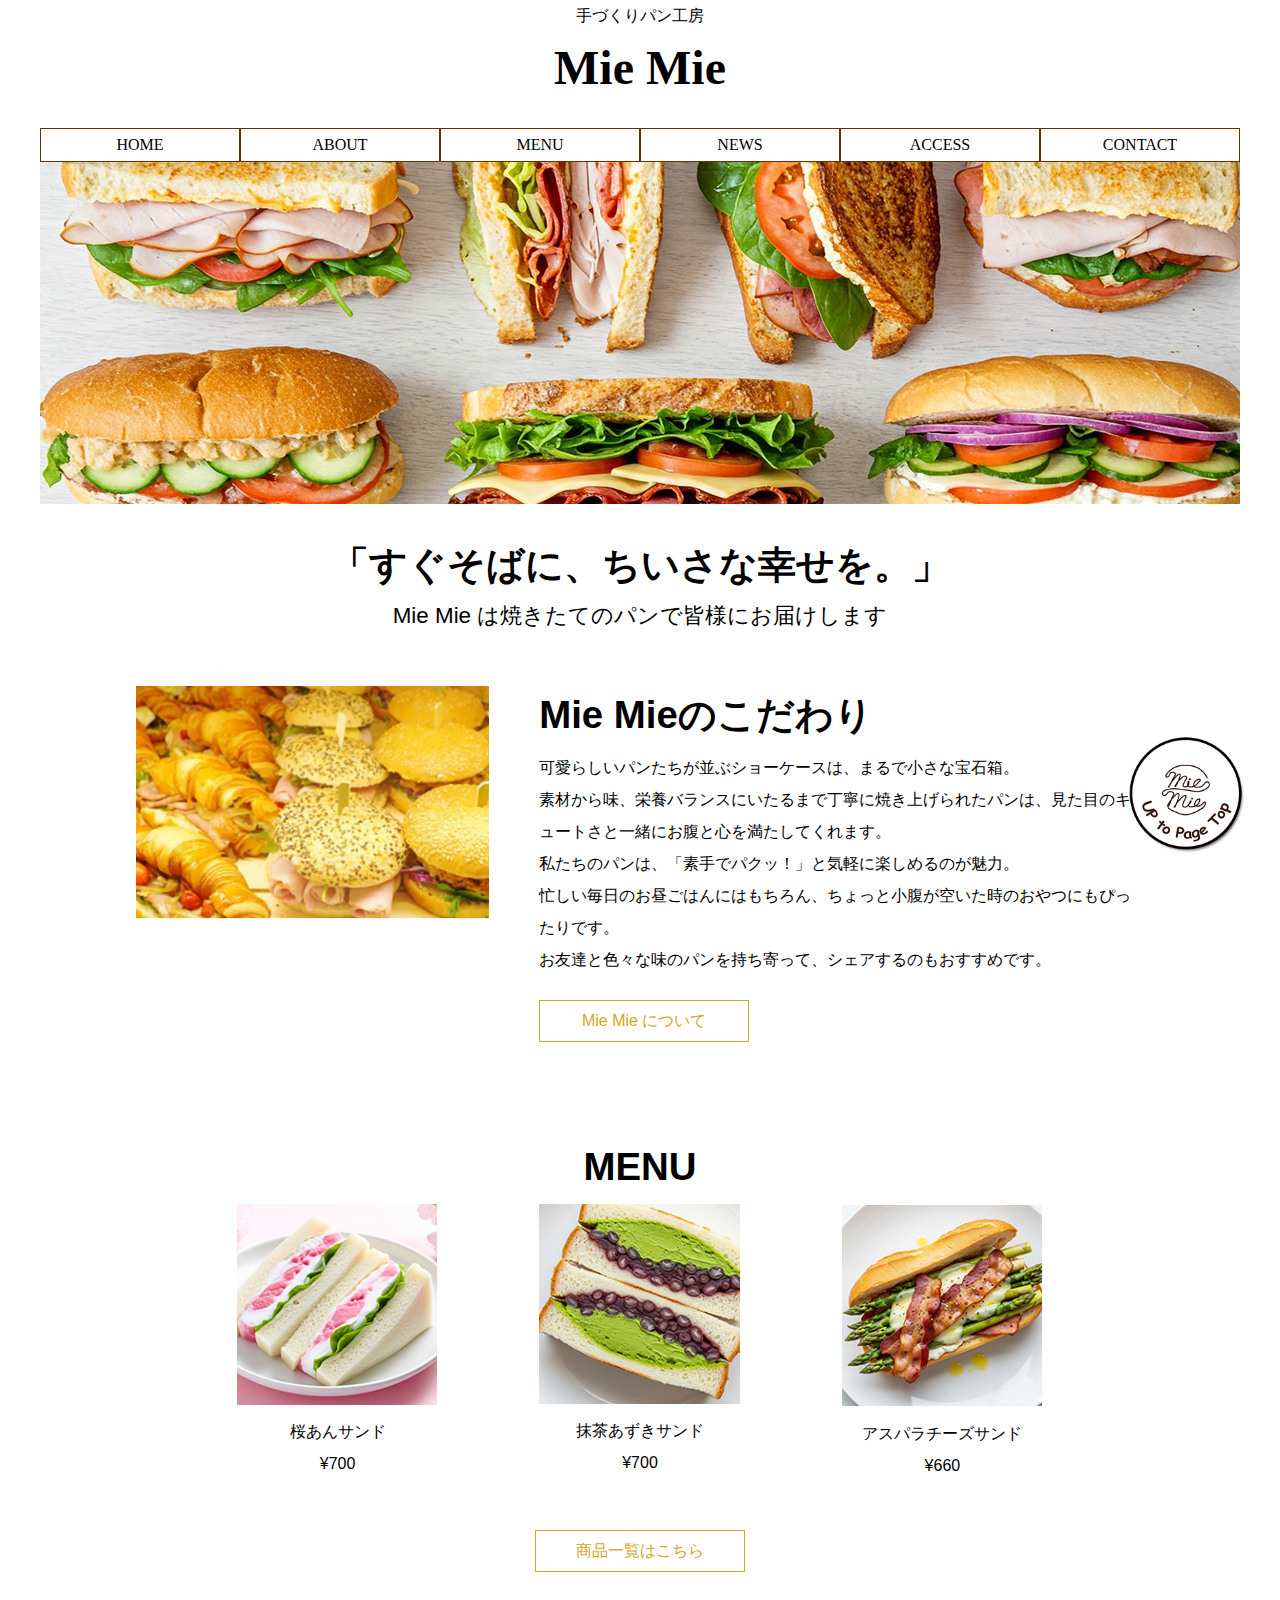
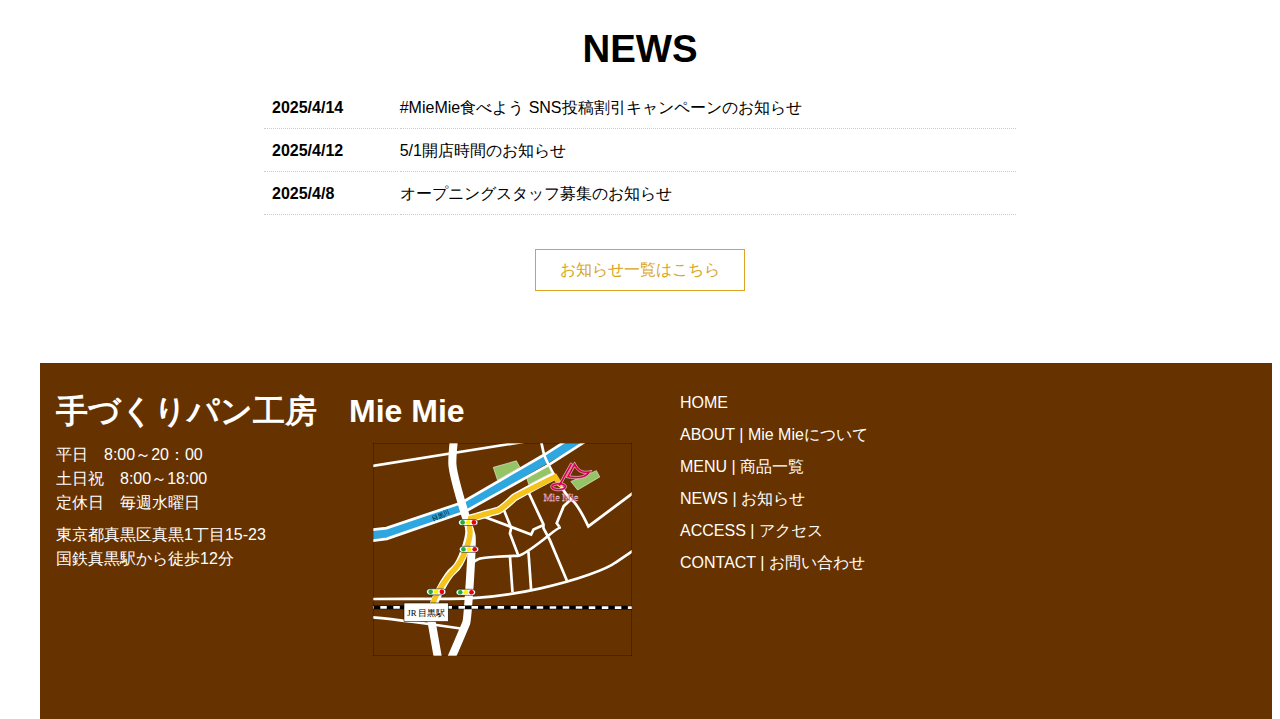
<file: index.html>
<!DOCTYPE html>
<head>
<meta charset="UTF-8">
<title>東京都真黒区の手づくりパン工房　Mie Mie | HOME</title>
<meta name="description" content="Mie Mie は東京都真黒区にあるパン屋です。店内の手作りパンは全て素材や栄養バランスにこだわって作られています。気軽に食べられる大きさのパンで、皆様に小さな幸せをお届けします。">
<meta name="viewport" content="width=device-width, initial-scale=1.0">
<link href="css/reset.css" rel="stylesheet">
<link href="css/style.css" rel="stylesheet">
<link rel="stylesheet" href="css/meanmenu.css" media="all" />
<!--link href="css/slide_base.css" rel="stylesheet"-->
</head>
<body>
<div id="wrapper">
<header>
<div> 
  <p>手づくりパン工房</p>
  <h1>Mie Mie</h1>
</div>
<!--div class="hambotan">
  <p>push</P>
</div-->
<nav>
<ul>
  <li><a href="index.html">HOME</a></li>
  <li><a href="about.html">ABOUT</a></li>
  <li><a href="menu.html">MENU</a></li>
  <li><a href="news.html">NEWS</a></li>
  <li><a href="access.html">ACCESS</a></li>
  <li><a href="contact.html">CONTACT</a></li>
</ul>
</nav>
</header>

<div class="main_visual">
  <img src="images/index_imag_02.png" alt="">
  <div>
  <h2>「すぐそばに、ちいさな幸せを。」</h2>
  <p>Mie Mie は焼きたてのパンで皆様にお届けします</p>
  </div>
</div><!--main_visual-->

<div class="content_box">
<main>
<p class="picture"><img src="images/index_imag_05.png" alt="ショーケース"></p>
<div>
  <h2>Mie Mieのこだわり</h2>
  <p>可愛らしいパンたちが並ぶショーケースは、まるで小さな宝石箱。<br />
    素材から味、栄養バランスにいたるまで丁寧に焼き上げられたパンは、見た目のキュートさと一緒にお腹と心を満たしてくれます。<br />
    私たちのパンは、「素手でパクッ！」と気軽に楽しめるのが魅力。<br />
    忙しい毎日のお昼ごはんにはもちろん、ちょっと小腹が空いた時のおやつにもぴったりです。<br />
    お友達と色々な味のパンを持ち寄って、シェアするのもおすすめです。</p>
  <p class="link_botan"><a href="about.html">Mie Mie について</a></p>
</div>
</main>

<div class="menu_top">
<h2>MENU</h2>
  <div class="menu_gallery">
  <section class="slide-item">
   <p class="picture"><img src="images/index_imag_12.png" alt="桜あんサンド"></p>
   <p>桜あんサンド<br>¥700</p>
  </section>
  <section class="slide-item">
    <p class="picture"><img src="images/index_imag_14.png" alt="抹茶あずきサンド"></p>
    <p>抹茶あずきサンド<br>¥700</p>
  </section>
  <section class="slide-item">
    <p class="picture"><img src="images/index_imag_09.png" alt="アスパラチーズサンド"></p>
    <p>アスパラチーズサンド<br>¥660</p>
  </section>
  </div><!--menu_gallery-->
<p class="link_botan"><a href="menu.html">商品一覧はこちら</a></p>
</div><!--menu_top-->

<div class="news_top">
<h2>NEWS</h2>
<table>
  <tr>
    <th>2025/4/14</th>
    <td><a href="#">#MieMie食べよう SNS投稿割引キャンペーンのお知らせ</a></td>
  </tr>
  <tr>
    <th>2025/4/12</th>
    <td><a href="#">5/1開店時間のお知らせ</a></td>
  </tr>
  <tr>
    <th>2025/4/8</th>
    <td><a href="#">オープニングスタッフ募集のお知らせ</a></td>
  </tr>
</table>
<p class="link_botan"><a href="news.html">お知らせ一覧はこちら</a></p>
</div><!--news_top-->
</div><!--content_box-->
<p class="pagetop"><a href=""><img src="images/pagetop_03.png"></a></p>

<footer>
<div class="shopgaiyou">
<h2>手づくりパン工房　Mie Mie</h2>
<div class="shop-info">
  <div>
  <p>平日　8:00～20：00<br>土日祝　8:00～18:00<br>定休日　毎週水曜日</p>
  <p>東京都真黒区真黒1丁目15-23<br>国鉄真黒駅から徒歩12分</p>
  </div>
  <p class="map"><img src="images/miemie_map2.mask.2.svg" alt="地図"></p>
</div><!--shop-info-->
</div><!--shopgaiyou-->
<div class="link-box">
<ul>
  <li><a href="index.html">HOME</a></li>
  <li><a href="about.html">ABOUT | Mie Mieについて</a></li>
  <li><a href="menu.html">MENU | 商品一覧</a></li>
  <li><a href="news.html">NEWS | お知らせ</a></li>
  <li><a href="access.html">ACCESS | アクセス</a></li>
  <li><a href="contact.html">CONTACT | お問い合わせ</a></li>
</ul>
</div><!--link-box-->
</footer>
</div><!--#wrapper-->
<script src="js/jquery-1.11.1.min.js"></script>
<script src="js/top.js"></script>
<script src="js/jquery.meanmenu.js"></script>
<script src="js/scroll_anime.js"></script>
<script>
	jQuery(document).ready(function () {
	    jQuery('header nav').meanmenu();
	});
</script>

</body>
</html>
</file>
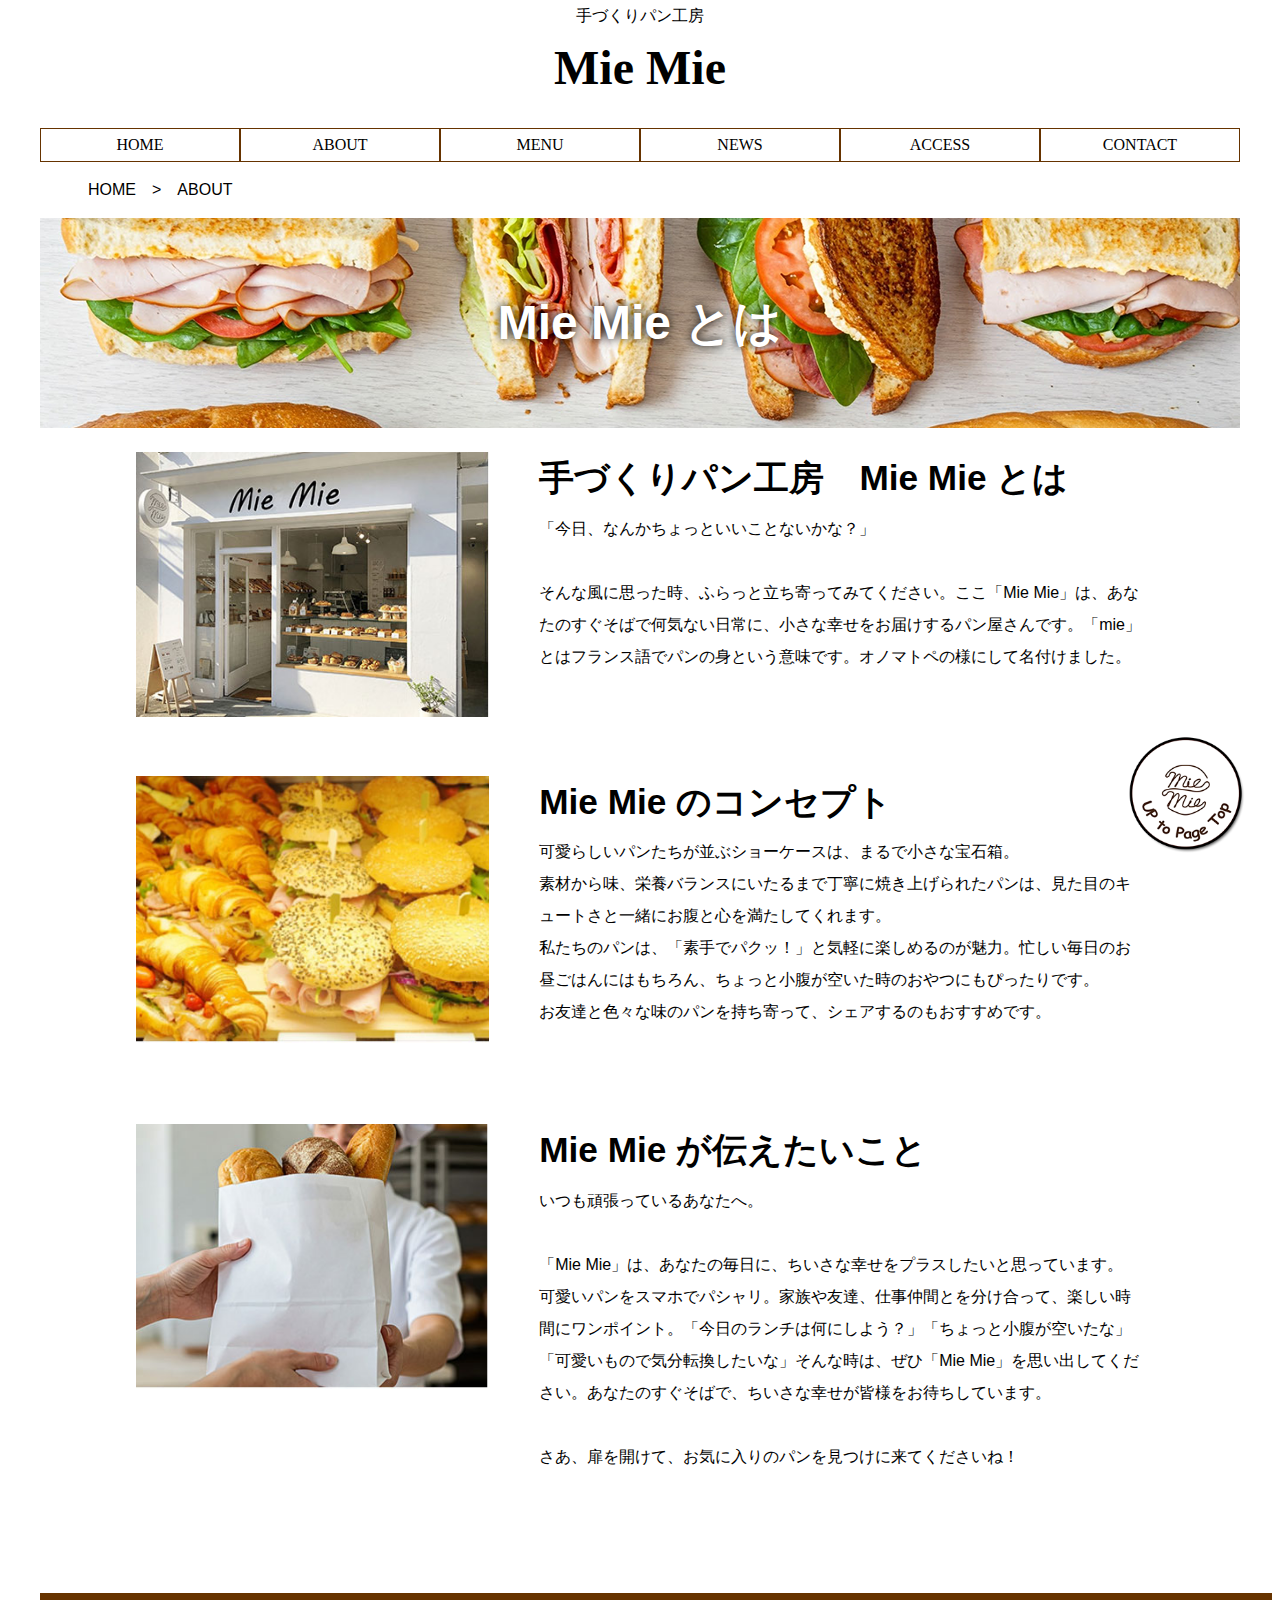
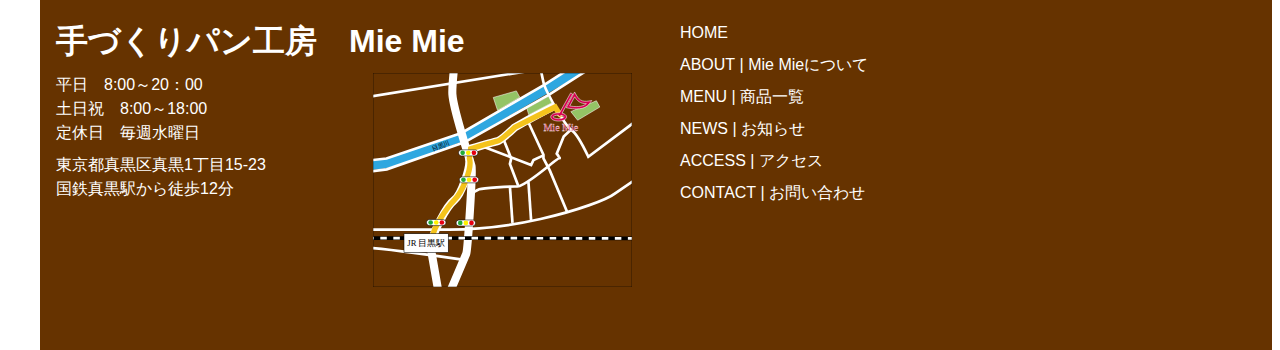
<file: about.html>
<!DOCTYPE html>
<head>
<meta charset="UTF-8">
<title>東京都真黒区の手づくりパン工房&emsp;Mie Mie&nbsp;|&nbsp;ABOUT&emsp;Mie&nbsp;Mie&nbsp;について</title>
<meta name="description" content="東京都真黒区にあるパン屋、Mie Mieの紹介ページです。Mie&nbsp;Mie&nbsp;のコンセプトや伝えたいことを記載しています。">
<meta name="viewport" content="width=device-width, initial-scale=1.0">
<link href="css/reset.css" rel="stylesheet">
<link href="css/style.css" rel="stylesheet">
<link rel="stylesheet" href="css/meanmenu.css" media="all" />
</head>
<body>
<div id="wrapper">
<header>
<div> 
  <p>手づくりパン工房</p>
  <h1>Mie Mie</h1>
</div>
<nav>
<ul>
  <li><a href="index.html">HOME</a></li>
  <li><a href="about.html">ABOUT</a></li>
  <li><a href="menu.html">MENU</a></li>
  <li><a href="news.html">NEWS</a></li>
  <li><a href="access.html">ACCESS</a></li>
  <li><a href="contact.html">CONTACT</a></li>
</ul>
</nav>
</header>

<div class="pankuzu">
  <ol>
    <li><a href="index.html">HOME</a></li>
      <li><a href="about.html">ABOUT</a></li>
  </ol>
</div><!--pankuzu-->

<div class="page_title">
<h1>Mie Mie とは</h1>
</div><!--main_visual-->

<div class="content_box">
<section class="about_miemie">
  <p class="picture"><img src="images/about_imag_03.jpg" alt="miemie"></p>
  <div>
    <h2>手づくりパン工房&emsp;Mie&nbsp;Mie&nbsp;とは</h2>
    <p>「今日、なんかちょっといいことないかな？」<br><br>
そんな風に思った時、ふらっと立ち寄ってみてください。ここ「Mie Mie」は、あなたのすぐそばで何気ない日常に、小さな幸せをお届けするパン屋さんです。「mie」とはフランス語でパンの身という意味です。オノマトペの様にして名付けました。</p>
  </div>
</section>
<section class="concept_miemie">
  <p class="picture"><img src="images/about_imag_06.jpg" alt="ショーケース"></p>
  <div>
    <h2>Mie&nbsp;Mie&nbsp;のコンセプト</h2>
    <p>可愛らしいパンたちが並ぶショーケースは、まるで小さな宝石箱。<br>素材から味、栄養バランスにいたるまで丁寧に焼き上げられたパンは、見た目のキュートさと一緒にお腹と心を満たしてくれます。<br>私たちのパンは、「素手でパクッ！」と気軽に楽しめるのが魅力。忙しい毎日のお昼ごはんにはもちろん、ちょっと小腹が空いた時のおやつにもぴったりです。<br>お友達と色々な味のパンを持ち寄って、シェアするのもおすすめです。</p>
  </div>
</section>
<section class="message_miemie">
  <p class="picture"><img src="images/about_imag_09.jpg" alt="パン屋"></p>
  <div>
    <h2>Mie&nbsp;Mie&nbsp;が伝えたいこと</h2>
    <p>いつも頑張っているあなたへ。<br><br>「Mie Mie」は、あなたの毎日に、ちいさな幸せをプラスしたいと思っています。<br>可愛いパンをスマホでパシャリ。家族や友達、仕事仲間とを分け合って、楽しい時間にワンポイント。「今日のランチは何にしよう？」「ちょっと小腹が空いたな」「可愛いもので気分転換したいな」そんな時は、ぜひ「Mie Mie」を思い出してください。あなたのすぐそばで、ちいさな幸せが皆様をお待ちしています。<br><br>さあ、扉を開けて、お気に入りのパンを見つけに来てくださいね！</p>
  </div>
</section>
</div><!--content_box-->
<p class="pagetop"><a href=""><img src="images/pagetop_03.png"></a></p>
<footer>
<div class="shopgaiyou">
<h2>手づくりパン工房&emsp;Mie&nbsp;Mie</h2>
<div class="shop-info">
  <div>
  <p>平日&emsp;8:00～20：00<br>土日祝&emsp;8:00～18:00<br>定休日&emsp;毎週水曜日</p>
  <p>東京都真黒区真黒1丁目15-23<br>国鉄真黒駅から徒歩12分</p>
  </div>
  <p class="map"><img src="images/miemie_map2.mask.2.svg" alt="地図"></p>
</div><!--shop-info-->
</div><!--shopgaiyou-->
<div class="link-box">
<ul>
  <li><a href="index.html">HOME</a></li>
  <li><a href="about.html">ABOUT&nbsp;|&nbsp;Mie Mieについて</a></li>
  <li><a href="menu.html">MENU&nbsp;|&nbsp;商品一覧</a></li>
  <li><a href="news.html">NEWS&nbsp;|&nbsp;お知らせ</a></li>
  <li><a href="access.html">ACCESS&nbsp;|&nbsp;アクセス</a></li>
  <li><a href="contact.html">CONTACT&nbsp;|&nbsp;お問い合わせ</a></li>
</ul>
</div><!--link-box-->
</footer>
<script src="js/jquery-1.11.1.min.js"></script>
<script src="js/top.js"></script>
<script src="js/jquery.meanmenu.js"></script>
<script src="js/scroll_anime.js"></script>
<script>
	jQuery(document).ready(function () {
	    jQuery('header nav').meanmenu();
	});
</script>
</div><!--#wrapper-->
</body>
</html>
</file>
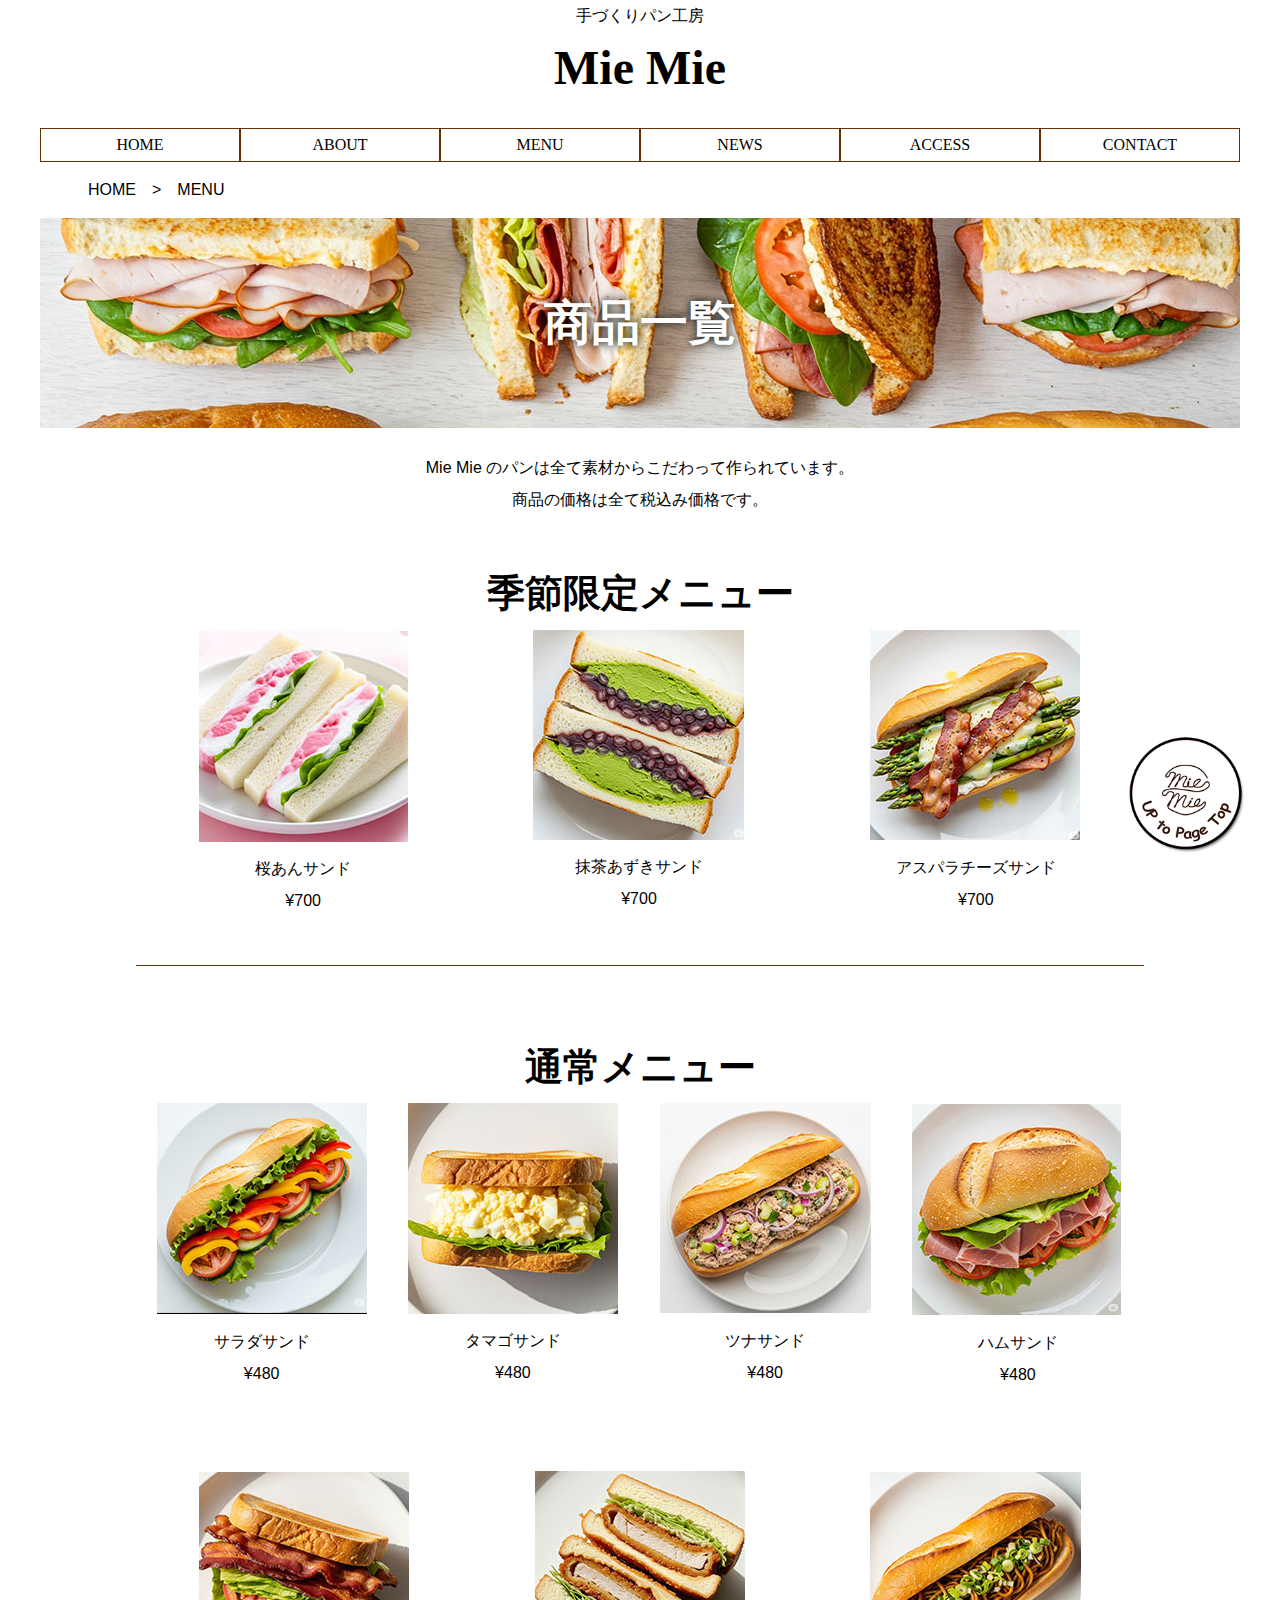
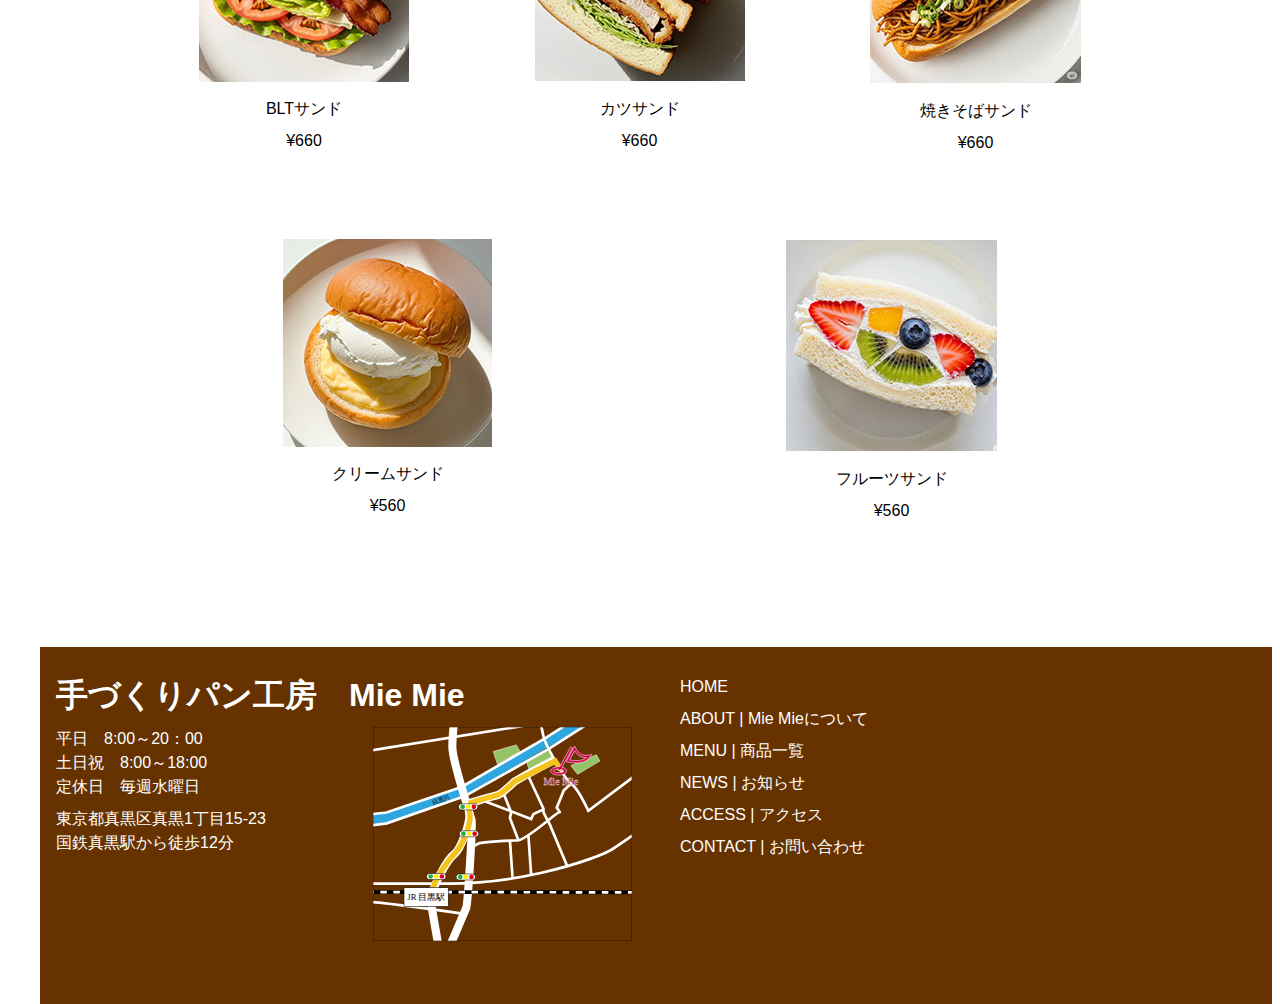
<file: menu.html>
<!DOCTYPE html>
<head>
<meta charset="UTF-8">
<title>東京都真黒区の手づくりパン工房　Mie Mie | HOME</title>
<meta name="description" content="Mie Mie は東京都真黒区にあるパン屋です。店内の手作りパンは全て素材や栄養バランスにこだわって作られています。気軽に食べられる大きさのパンで、皆様に小さな幸せをお届けします。">
<meta name="viewport" content="width=device-width, initial-scale=1.0">
<link href="css/reset.css" rel="stylesheet">
<link href="css/style.css" rel="stylesheet">
<link rel="stylesheet" href="css/meanmenu.css" media="all" />
</head>
<body>

<header>
<div> 
  <p>手づくりパン工房</p>
  <h1>Mie Mie</h1>
</div>
<nav>
<ul>
  <li><a href="index.html">HOME</a></li>
  <li><a href="about.html">ABOUT</a></li>
  <li><a href="menu.html">MENU</a></li>
  <li><a href="news.html">NEWS</a></li>
  <li><a href="access.html">ACCESS</a></li>
  <li><a href="contact.html">CONTACT</a></li>
</ul>
</nav>
</header>

<div class="pankuzu">
  <ol>
    <li><a href="index.html">HOME</a></li>
    <li><a href="menu.html">MENU</a></li>
  </ol>
</div><!--pankuzu-->

<div class="page_title">
<h1>商品一覧</h1>
</div><!--page_title-->

<div class="content_box">
  <p class="kakaku">Mie Mie のパンは全て素材からこだわって作られています。<br>商品の価格は全て税込み価格です。</p>
  <div class="gentei_menu">
    <h2>季節限定メニュー</h2>
    <section>
      <div>
      <p class="picture"><img src="images/menu_imag_03.jpg" alt="桜あんサンド"></p>
      <p>桜あんサンド<br>¥700</p>
      </div>
      <div>
      <p class="picture"><img src="images/menu_imag_06.jpg" alt="抹茶あずきサンド"></p>
      <p>抹茶あずきサンド<br>¥700</p>
      </div>
      <div>
      <p class="picture"><img src="images/menu_imag_09.jpg" alt="アスパラチーズサンド"></p>
      <p>アスパラチーズサンド<br>¥700</p>
      </div>
    </section>
  </div><!--gentei_menu-->
  <div class="regular_menu">
    <h2>通常メニュー</h2>
    <section class="480yen">
      <div>
      <p class="picture"><img src="images/menu_imag_18.jpg" alt="サラダサンド"></p>
      <p>サラダサンド<br>¥480</p>
      </div>
      <div>
      <p class="picture"><img src="images/menu_imag_15.jpg" alt="タマゴサンド"></p>
      <p>タマゴサンド<br>¥480</p>
      </div>
      <div>
      <p class="picture"><img src="images/menu_imag_24.jpg" alt="ツナサンド"></p>
      <p>ツナサンド<br>¥480</p>
      </div>
      <div>
      <p class="picture"><img src="images/menu_imag_21.jpg" alt="ハムサンド"></p>
      <p>ハムサンド<br>¥480</p>
      </div>
    </section>
    <section class="600yen">
      <div>
      <p class="picture"><img src="images/menu_imag_31.jpg" alt="BLTサンド"></p>
      <p>BLTサンド<br>¥660</p>
      </div>
      <div>
      <p class="picture"><img src="images/menu_imag_35.jpg" alt="カツサンド"></p>
      <p>カツサンド<br>¥660</p>
      </div>
      <div>
      <p class="picture"><img src="images/menu_imag_33.jpg" alt="焼きそばサンド"></p>
      <p>焼きそばサンド<br>¥660</p>
      </div>
    </section>
    <section class="560yen">
      <div>
      <p class="picture"><img src="images/menu_imag_44.jpg" alt="クリームサンド"></p>
      <p>クリームサンド<br>¥560</p>
      </div>
      <div>
      <p class="picture"><img src="images/menu_imag_41.jpg" alt="フルーツサンド"></p>
      <p>フルーツサンド<br>¥560</p>
      </div>
    </section>
  </div><!--regular_menu-->
<section>
</section>
</div><!--content_box-->
<p class="pagetop"><a href=""><img src="images/pagetop_03.png"></a></p>
<footer>
<div class="shopgaiyou">
<h2>手づくりパン工房　Mie Mie</h2>
<div class="shop-info">
  <div>
  <p>平日　8:00～20：00<br>土日祝　8:00～18:00<br>定休日　毎週水曜日</p>
  <p>東京都真黒区真黒1丁目15-23<br>国鉄真黒駅から徒歩12分</p>
  </div>
  <p class="map"><img src="images/miemie_map2.mask.2.svg" alt="地図"></p>
</div><!--shop-info-->
</div><!--shopgaiyou-->
<div class="link-box">
<ul>
  <li><a href="index.html">HOME</a></li>
  <li><a href="about.html">ABOUT | Mie Mieについて</a></li>
  <li><a href="menu.html">MENU | 商品一覧</a></li>
  <li><a href="news.html">NEWS | お知らせ</a></li>
  <li><a href="access.html">ACCESS | アクセス</a></li>
  <li><a href="contact.html">CONTACT | お問い合わせ</a></li>
</ul>
</div><!--link-box-->
</footer>
</div><!--#wrapper-->
<script src="js/jquery-1.11.1.min.js"></script>
<script src="js/top.js"></script>
<script src="js/jquery.meanmenu.js"></script>
<script src="js/scroll_anime.js"></script>
<script>
	jQuery(document).ready(function () {
	    jQuery('header nav').meanmenu();
	});
</script>
</body>
</html>
</file>
<file: css/style.css>
@charset "utf-8";
/* CSS Document */

/*======common======*/

body {
	font-family: "メイリオ","ヒラギノ角ゴシック","Arial",sans-serif;
	width: 1200px;
//	width: 100%;
	margin: 0 auto;
}
img {
	width: 100%;
}

header {
	width: 100%;
	background: #fff;
//	background: #ff0;
	text-align: center;
}
header div {
	margin-bottom: 24px;
}
header div h1 {
	font-family: "Comic sans MS";
//	font-size: 3rem;
	font-size: 300%;
}
.hambotan {
	display: none;
}

nav ul {
	width: 100%;
	display: flex;
//	flex-wrap: wrap;
	justify-content: space-between;
	line-height: 2;
//	border: solid 1px #630;
}
nav ul li {
//	width: 200px;
	width: 16.6%;
	border: solid 1px #630;
	text-align: center;
	font-family: "Comic sans MS";
}
/*nav ul li:first-child {
	border-left: none;
}*/
nav ul li a {
	display: block;
}
nav ul li:hover {
	background: #630;
}
nav ul li a:hover {
	color: #fff;
	font-weight: bold;
}

/*pagetop*/
.pagetop {
	aspect-ratio: 1 / 1;
	max-width: 10%;
	position: fixed;
	bottom: 30px;
	right: 30px;
}

/*footer*/
footer {
	width: 100%;
	padding: 24px 16px 48px;
	display: flex;
	flex-wrap: wrap;
//	justify-content: center;
	background: #630;
	color: #fff;
}
footer h2 {
	margin-bottom: 8px;
//	padding-bottom: 8px;
//	font-size: 1.5rem;
	font-size: 200%;
}
footer a {
	color: #fff;
}
footer a:hover {
	color: #afeeee;
}
.shopgaiyou {
	width: 50%;
}
.shop-info {
	padding: 0 24px 0 0;
	display: flex;
	flex-wrap: wrap;
//	justify-content: flex-start;
	justify-content: space-between;
}
.shop-info div {
	margin-right: 48px;
}
.shop-info p {
	line-height: 1.5;
	margin-bottom: 8px;
}
.shop-info .map {
	width: 45%;
}
.link-box {
//	margin: 0 48px;
	padding-left: 24px;
}
.link-box ul {
	margin: 0 auto 0 0;
	line-height: 2;
}

/*main_visual*/
.main_visual {
	width: 100%;
	margin: 0 auto 48px;
	text-align: center;
}
.main_visual img {
	margin-bottom: 24px;
}
.main_visual h2 {
//	font-size: 2rem;
	font-size: 240%;
}
.main_visual p {
//	font-size: 1.2rem;
	font-size: 140%;
}

/*pankuzu*/
.pankuzu {
	padding: 16px 0;
}
.pankuzu ol {
	padding-left: 48px;
	display: flex;
	flex-wrap: wrap;
}
.pankuzu ol li::after {
	content: ">";
	margin: 0 16px;
}
.pankuzu ol li:last-child::after {
	content: none;
}
.pankuzu ol li a:hover {
	color: #6495ed;
}

/*page_title*/
.page_title {
	width: 100%;
	margin-bottom: 24px;
	height: 210px;
	display: flex;
	flex-wrap: wrap;
	align-items: center;
	background-image: url(../images/index_imag_02.png);
	background-repeat: none;
}
.page_title h1 {
	margin: 0 auto;
//	font-size: 2.5rem;
	font-size: 300%;
	color: #fff;
	text-align: center;
	text-shadow: 0 0 10px #000 ;
}

/*content_box*/
.content_box {
//	width: 1000px;
	width: 84%;
	margin: 0 auto 72px;
}
.content_box main,
.content_box div {
	margin-bottom: 48px;
}
.content_box h2 {
//	font-size: 2rem;
	font-size: 240%;
	margin-bottom: 8px;
}

/*linkbotan*/
.link_botan {
	margin: 24px 0 0;
	max-width: 200px;
	padding: 4px;
	border: solid 1px #daa520;
	text-align: center;
}
.link_botan a {
	display: block;
	color: #daa520;
}
.link_botan:hover {
	background: #daa520;
}
.link_botan a:hover {
	color: #fff;
	font-weight: bold;
}

/*common_responsible*/
@media screen and (max-width: 1040px) {
	body {
		width: 100%;
	}

}

@media screen and (max-width: 780px) {
	body {
		width: 100%;
	}
/*	.hambotan {
		margin-bottom: 0;
		display: block;
		background: #daa520;
		color: #fff;
		position: relative;
	}*/
	nav {
		width: 100%;
//		height: 205px;
//		position: absolute;
//		top: 100;
//		left: 0;
	}
	nav ul {
		display: block;
	}
	nav ul li {
		width: 100%;
	//	background: #630;
	//	border: solid 1px #fff;
	}
	/*nav ul li a {
		color: #fff;
	}*/
	.pagetop {
		max-width: 20%;
	}
	footer {
		display: block;
	}
	footer .shopgaiyou {
		width: 100%;
	}
	footer .shop-info {
		display: block;
	}
}

/*=======index===============*/
main {
	width: 100%;
	display: flex;
	flex-wrap: wrap;
	justify-content: space-between;
}
/*main img {
//	width: 350px;
	width: 35%;
}*/
main .picture {
	width: 35%;
}
main .picture img {
	width: 100%;
}
main div {
//	width: 600px; 
	width: 60%;
}

/*menu_top*/
.menu_top h2 {
	text-align: center;
}
.menu_gallery {
	width: 100%;
	display: flex;
	flex-wrap: wrap;
	justify-content: space-evenly;
}
.menu_gallery section {
	width: 20%;
}
.menu_gallery section p {
	text-align: center;
}
.menu_top .link_botan {
	margin: 0 auto;
}

/*news_top*/
.news_top h2 {
	text-align: center;
}
.news_top table {
	margin: 0 auto 32px;
//	width: 900px;
	width: 75%;
}
.news_top table th {
	padding: 8px;
	text-decoration: none;
	border-bottom: dotted 1px #ccc;
	text-align: left;
}
.news_top table td {
	text-decoration: none;
	border-bottom: dotted 1px #ccc;
}
.news_top table td a:hover {
	color: #6495ed;
}
.news_top .link_botan {
	margin: 0 auto;
}

/*index_responsible*/
@media screen and (max-width: 1040px) {
	.main_visual div h2 {
		font-size: 200%;
	}
}
@media screen and (max-width: 780px) {	
	.main_visual div h2 {
		font-size: 160%;
		}
	.main_visual div p {
		font-size: 100%;
	}
	main {
		display: block;
	}
	main .picture,
	main div {
		width: 98%;
		margin: 0 auto;
	}
	main div h2 {
		text-align: center;
	}
	main .link_botan {
		margin: 24px auto 0;
	}
	.menu_gallery {
		display: block;
	}
	.menu_gallery section {
		margin: 0 auto 32px;
		width: 80%;
	}
}

/*======about.html======*/
.about_miemie,
.concept_miemie,
.message_miemie {
	margin-bottom: 48px;
	display: flex;
	flex: wrap;
	justify-content: space-between;
}
.about_miemie img,
.concept_miemie img,
.message_miemie img {
//	width: 350px;
	width: 100%;
}
.about_miemie div,
.concept_miemie div,
.message_miemie div {
//	width: 600px;
	width: 60%;
}
.about_miemie h2,
.concept_miemie h2,
.message_miemie h2 {
	font-size: 220%;
}
.about_miemie .picture,
.concept_miemie .picture,
.message_miemie .picture {
	width: 35%;
}

/*about_responsible*/
@media screen and (max-width: 768px) {
	.about_miemie,
	.concept_miemie,
	.message_miemie {
		display: block;
	}
	.about_miemie div,
	.concept_miemie div,
	.message_miemie div {
		margin: 0 auto 32px;
		width: 90%;
	}
	
	.about_miemie .picture,
	.concept_miemie .picture,
	.message_miemie .picture {
		margin: 0 auto 32px;
		width: 90%;
	}
	.about_miemie h2,
	.concept_miemie h2,
	.message_miemie h2 {
		font-size: 200%;
	}
}

/*======menu.html======*/
.kakaku {
	margin: 0 auto 48px;
	text-align: center;
}
.gentei_menu h2,
.regular_menu h2 {
	text-align: center;
}
.gentei_menu section,
.regular_menu section {
	margin-bottom: 72px;
	display: flex;
	flex-wrap: wrap;
	justify-content: space-around;
}
.gentei_menu section p,
.regular_menu section p {
	text-align: center;
}
.gentei_menu section {
	border-bottom: solid 1px #630;
}
.regular_menu section {
	margin-bottom: 32px;
}

/*menu_responsible*/
</file>
